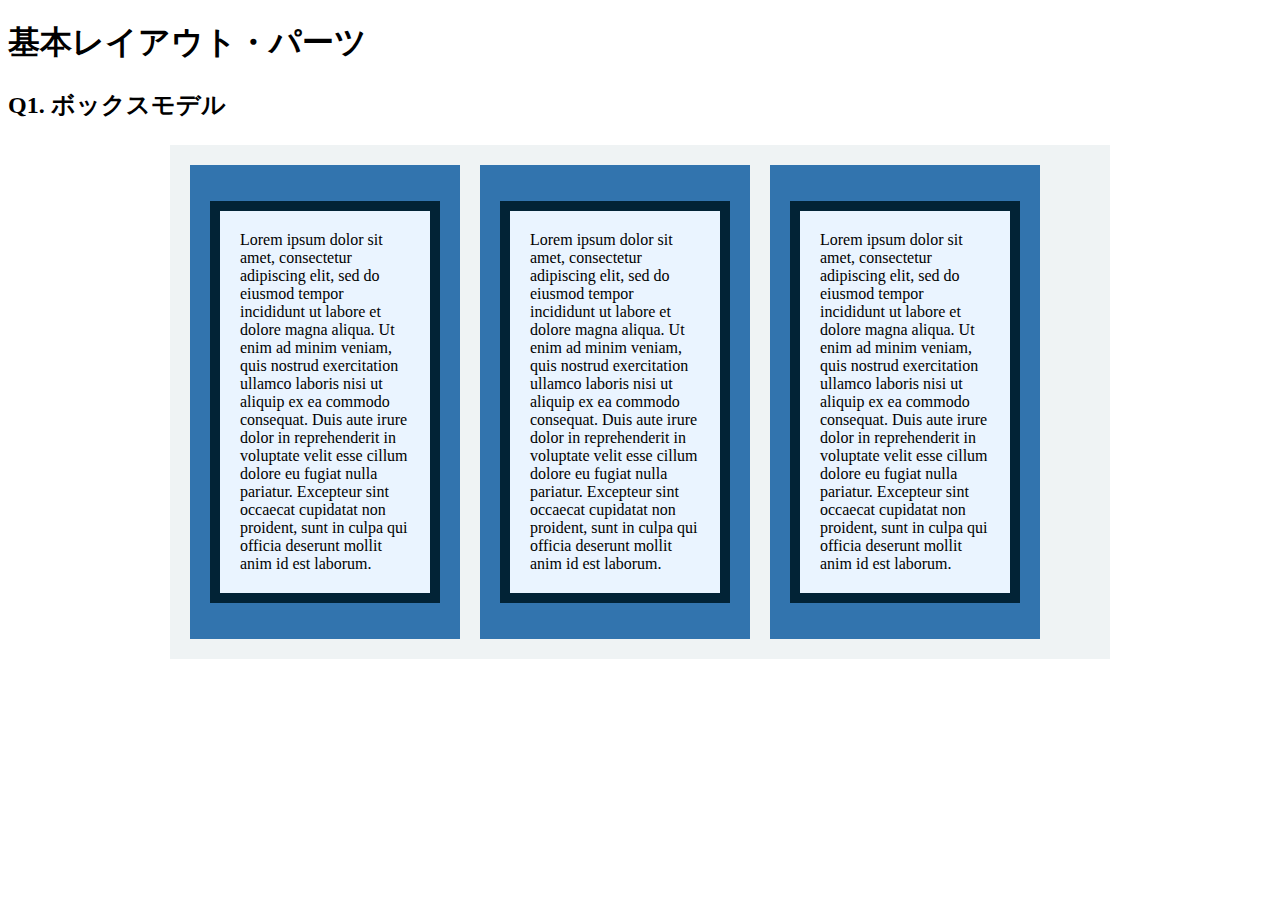
<file: layout_parts/q1/index.html>
<!DOCTYPE html>
<html>
  <head>
    <meta charset="utf-8">
    <meta http-equiv="X-UA-Compatible" content="IE=edge">
    <meta name="viewport" content="width=device-width, initial-scale=1.0, maximum-scale=1.0, user-scalable=no">
    <meta name="format-detection" content="telephone=no">
    <title>基本レイアウト・パーツ</title>
    <link rel="stylesheet" href="http://gizumo-inc.github.io/sample/front-lesson/layout_parts_new/assets/css/reset.css">
    <link rel="stylesheet" href="http://gizumo-inc.github.io/sample/front-lesson/layout_parts_new/assets/css/base.css">
    <link rel="stylesheet" href="css/style.css">
  </head>
  <body>
    <div class="wrapper">
      <h1 class="title">基本レイアウト・パーツ</h1>
      <h2 class="headline">
        <p class="headline__text">Q1. ボックスモデル</p>
      </h2>
      <div class="box">
        <!--
             giztechのレイアウトパーツのページに書かれているボックスモデルについての説明は読みましたか。
             読んでない場合は先に読んでください。

             この問題はmarginとpaddingとborderをうまく使ってボックスを配置する問題です。
             レイアウトとしては、1つの大きなボックスの中に3つのボックスが横並びになっていて、
             さらにその3つのボックスの中にそれぞれ1つずつボックスが入っている形になっています。
             3つのボックスはfloatで横並びにしているので、clearfixでの解除も忘れないようにしてください。

             ■この問題で使う大事なプロパティ
             ・margin
             ・padding
             ・border
             ・float
        -->
        <!-- 回答はクラスq1の要素の中に書いてね -->
        <!-- すでについてるクラスにはstyleを指定しない。styleをつける場合は自分で新たにクラスをつけること -->
        <div class="q1 clearfix">
          <div class="box-sample">
            <p class="text">
              Lorem ipsum dolor sit amet, consectetur adipiscing elit, sed do eiusmod tempor incididunt ut labore et dolore magna aliqua. Ut enim ad minim veniam, quis nostrud exercitation ullamco laboris nisi ut aliquip ex ea commodo consequat. Duis aute irure dolor in reprehenderit in voluptate velit esse cillum dolore eu fugiat nulla pariatur. Excepteur sint occaecat cupidatat non proident, sunt in culpa qui officia deserunt mollit anim id est laborum.
            </p>
          </div>
          <div class="box-sample">
            <p class="text">
              Lorem ipsum dolor sit amet, consectetur adipiscing elit, sed do eiusmod tempor incididunt ut labore et dolore magna aliqua. Ut enim ad minim veniam, quis nostrud exercitation ullamco laboris nisi ut aliquip ex ea commodo consequat. Duis aute irure dolor in reprehenderit in voluptate velit esse cillum dolore eu fugiat nulla pariatur. Excepteur sint occaecat cupidatat non proident, sunt in culpa qui officia deserunt mollit anim id est laborum.
            </p>
          </div>
          <div class="box-sample">
            <p class="text">
              Lorem ipsum dolor sit amet, consectetur adipiscing elit, sed do eiusmod tempor incididunt ut labore et dolore magna aliqua. Ut enim ad minim veniam, quis nostrud exercitation ullamco laboris nisi ut aliquip ex ea commodo consequat. Duis aute irure dolor in reprehenderit in voluptate velit esse cillum dolore eu fugiat nulla pariatur. Excepteur sint occaecat cupidatat non proident, sunt in culpa qui officia deserunt mollit anim id est laborum.
            </p>
          </div>
        </div>
        <!-- 回答はクラスq1の要素の中に書いてね -->
      </div>
    </div>
  </body>
</html>
</file>
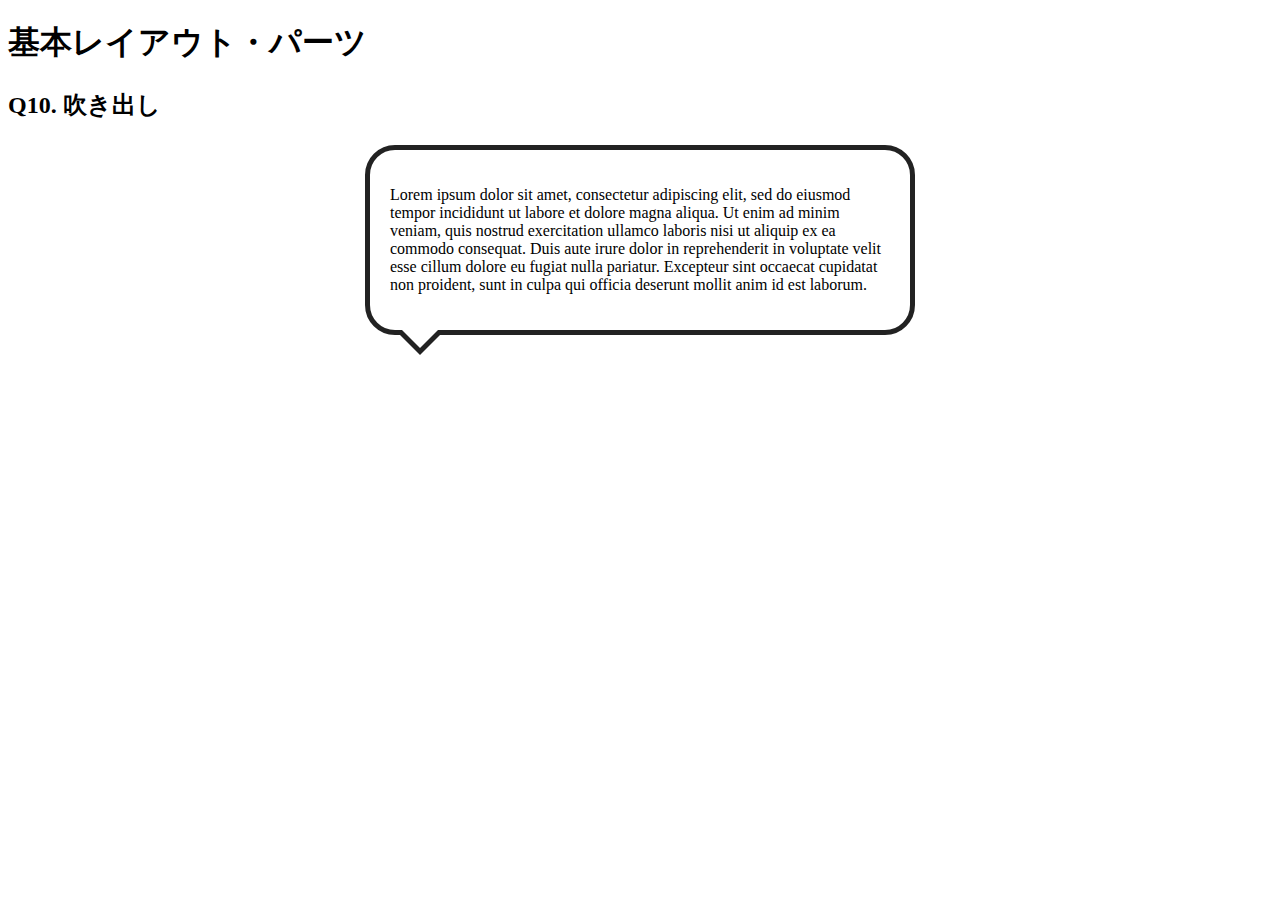
<file: layout_parts/q10/index.html>
<!DOCTYPE html>
<html>
  <head>
    <meta charset="utf-8">
    <meta http-equiv="X-UA-Compatible" content="IE=edge">
    <meta name="viewport" content="width=device-width, initial-scale=1.0, maximum-scale=1.0, user-scalable=no">
    <meta name="format-detection" content="telephone=no">
    <title>基本レイアウト・パーツ</title>
    <link rel="stylesheet" href="http://gizumo-inc.github.io/sample/front-lesson/layout_parts_new/assets/css/reset.css">
    <link rel="stylesheet" href="http://gizumo-inc.github.io/sample/front-lesson/layout_parts_new/assets/css/base.css">
    <link rel="stylesheet" href="css/style.css">
  </head>
  <body>
    <div class="wrapper">
      <h1 class="title">基本レイアウト・パーツ</h1>
      <h2 class="headline">
        <p class="headline__text">Q10. 吹き出し</p>
      </h2>
      <div class="box">
        <!--
             吹き出しというのもwebサイトにおいてよく使われるパーツです。
             これもCSSだけで実装することができますが、吹き出しの枠線の三角の部分がむずかしいかと思います。
             やり方は何通りかありますので、調べてみて自分なりの方法で再現してみてください。

             ■この問題で使う大事なプロパティ
             ・position

             ■この問題で使う大事な擬似要素
             ・:before
             ・:after
        -->
        <!-- 回答はクラスq10の要素の中に書いてね -->
        <!-- すでについてるクラスにはstyleを指定しない。styleをつける場合は自分で新たにクラスをつけること -->
        <div class="q10">
          <div class="q10-fukidashi">
            <p>Lorem ipsum dolor sit amet, consectetur adipiscing elit, sed do eiusmod tempor incididunt ut labore et dolore magna aliqua. Ut enim ad minim veniam, quis nostrud exercitation ullamco laboris nisi ut aliquip ex ea commodo consequat. Duis aute irure dolor in reprehenderit in voluptate velit esse cillum dolore eu fugiat nulla pariatur. Excepteur sint occaecat cupidatat non proident, sunt in culpa qui officia deserunt mollit anim id est laborum.</p>
          </div>
      </div>
        <!-- 回答はクラスq10の要素の中に書いてね -->
      </div>
    </div>
  </body>
</html>
</file>
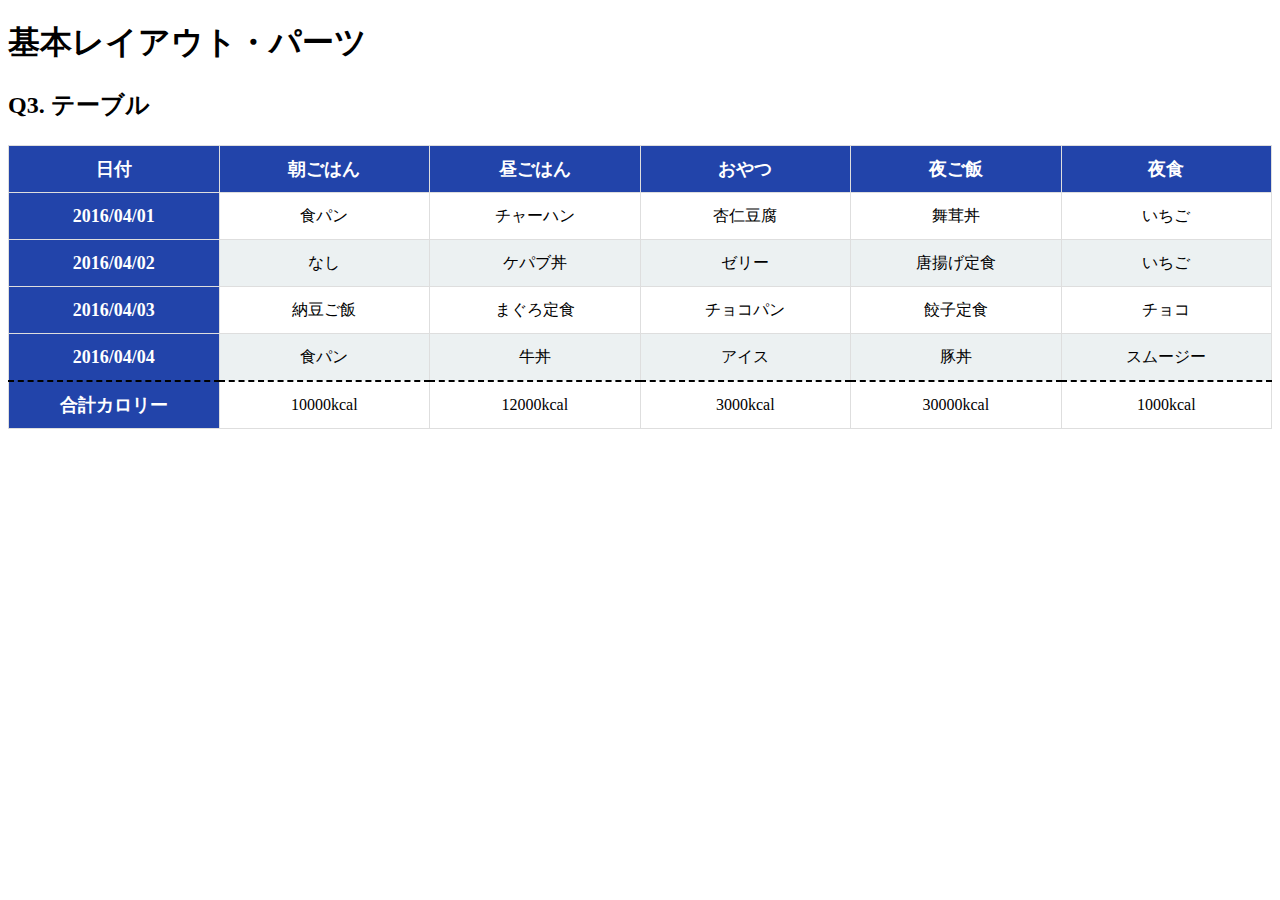
<file: layout_parts/q3/index.html>
<!DOCTYPE html>
<html>
  <head>
    <meta charset="utf-8">
    <meta http-equiv="X-UA-Compatible" content="IE=edge">
    <meta name="viewport" content="width=device-width, initial-scale=1.0, maximum-scale=1.0, user-scalable=no">
    <meta name="format-detection" content="telephone=no">
    <title>基本レイアウト・パーツ</title>
    <link rel="stylesheet" href="http://gizumo-inc.github.io/sample/front-lesson/layout_parts_new/assets/css/reset.css">
    <link rel="stylesheet" href="http://gizumo-inc.github.io/sample/front-lesson/layout_parts_new/assets/css/base.css">
    <link rel="stylesheet" href="css/style.css">
  </head>
  <body>
    <div class="wrapper">
      <h1 class="title">基本レイアウト・パーツ</h1>
      <h2 class="headline">
        <p class="headline__text">Q3. テーブル</p>
      </h2>
      <div class="box">
        <!--
             tableタグを使って表をつくってもらいます。
             tableタグ内では使っていいタグと使っていい順序というものが決まっています。
             それを検索しながら当てはめてください。

             背景色が青いセルのfont-sizeは18pxでline-heightが26pxです。
             それ以外のセルはfont-sizeが16pxでline-heightが22pxです。

             ■この問題で使う大事なプロパティ
             ・table-layout

             ■この問題で使う大事な擬似要素
             ・:nth-child
             ・:first-child
             ・:last-child

             ■必須ではないけど使えると便利な擬似要素
             ・:not
        -->
        <!-- 回答はクラスq3の要素の中に書いてね -->
        <!-- すでについてるクラスにはstyleを指定しない。styleをつける場合は自分で新たにクラスをつけること -->
        <div class="q3">
         <table class="q3_contents">
          <thead>
            <tr>
              <th>日付</th>
              <th>朝ごはん</th>
              <th>昼ごはん</th>
              <th>おやつ</th>
              <th>夜ご飯</th>
              <th>夜食</th>
            </tr>
          </thead>
        <tbody>
          <tr>
            <th>2016/04/01</th>
            <td>食パン</td>
            <td>チャーハン</td>
            <td>杏仁豆腐</td>
            <td>舞茸丼</td>
            <td>いちご</td>
          </tr>
          <tr>
            <th>2016/04/02</th>
            <td>なし</td>
            <td>ケパブ丼</td>
            <td>ゼリー</td>
            <td>唐揚げ定食</td>
            <td>いちご</td>
          </tr>
          <tr>
            <th>2016/04/03</th>
            <td>納豆ご飯</td>
            <td>まぐろ定食</td>
            <td>チョコパン</td>
            <td>餃子定食</td>
            <td>チョコ</td>
          </tr>
          <tr>
            <th>2016/04/04</th>
            <td>食パン</td>
            <td>牛丼</td>
            <td>アイス</td>
            <td>豚丼</td>
            <td>スムージー</td>
          </tr>
          <tr>
            <th>合計カロリー</th>
            <td>10000kcal</td>
            <td>12000kcal</td>
            <td>3000kcal</td>
            <td>30000kcal</td>
            <td>1000kcal</td>
          </tr>
        </tbody>
      </table>
        </div>
        <!-- 回答はクラスq3の要素の中に書いてね -->
      </div>
    </div>
  </body>
</html>
</file>
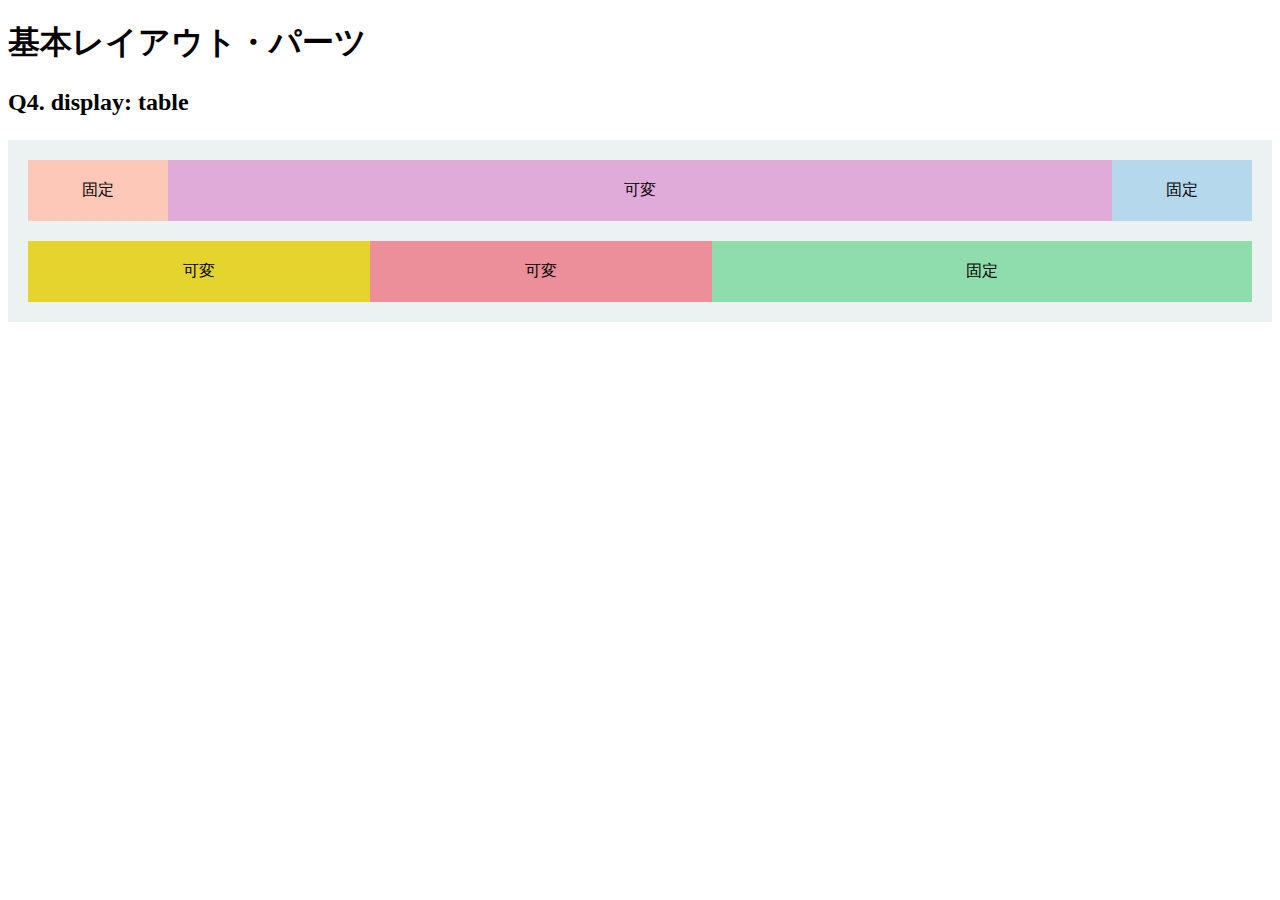
<file: layout_parts/q4/index.html>
<!DOCTYPE html>
<html>
  <head>
    <meta charset="utf-8">
    <meta http-equiv="X-UA-Compatible" content="IE=edge">
    <meta name="viewport" content="width=device-width, initial-scale=1.0, maximum-scale=1.0, user-scalable=no">
    <meta name="format-detection" content="telephone=no">
    <title>基本レイアウト・パーツ</title>
    <link rel="stylesheet" href="http://gizumo-inc.github.io/sample/front-lesson/layout_parts_new/assets/css/reset.css">
    <link rel="stylesheet" href="http://gizumo-inc.github.io/sample/front-lesson/layout_parts_new/assets/css/base.css">
    <link rel="stylesheet" href="css/style.css">
  </head>
  <body>
    <div class="wrapper">
      <h1 class="title">基本レイアウト・パーツ</h1>
      <h2 class="headline">
        <p class="headline__text">Q4. display: table</p>
      </h2>
      <div class="box">
        <!--
             Webサイトを作る際、「メインコンテンツはウィンドウの横幅に応じて伸縮するけれどサイドバーは常に固定値」といったようなレイアウトをすることが多々あります。
             そのようなときに、ウィンドウサイズに対して固定のものと可変のものを横に並べるやり方がわからないとレイアウトができません。
             display: tableを使うことで実現することができるのでやってみましょう。
             固定と書いてあるdivはウィンドウサイズが変わっても横幅が変化せず、可変と書いてあるdivはウィンドウサイズの変化に合わせて横幅が変化するようにスタイルをあてます。

             今回もHTMLは記述してあるので、新たにclassを付与してスタイルをあててください。
             .q4のdivにスタイルを当てる場合は、.q4に当てるのではなく新たにclassを付与してスタイルをあててください。

             ■この問題で使う大事なプロパティ
             ・display: table
             ・display: table-cell
        -->
        <!-- 回答はクラスq4の要素の中に書いてね -->
        <!-- すでについてるクラスにはstyleを指定しない。styleをつける場合は自分で新たにクラスをつけること -->
        <!-- 新たにタグは追加しなくてもできます。 -->
        <div class="q4">
          <div class="q4-items">
            <div class="q4-items-cell is-item1">固定</div>
            <div class="q4-items-cell is-item2">可変</div>
            <div class="q4-items-cell is-item3">固定</div>
          </div>
          <div class="q4-items">
            <div class="q4-items-cell is-item4">可変</div>
            <div class="q4-items-cell is-item5">可変</div>
            <div class="q4-items-cell is-item6">固定</div>
          </div>
        </div>
        <!-- 回答はクラスq4の要素の中に書いてね -->
      </div>
    </div>
  </body>
</html>
</file>
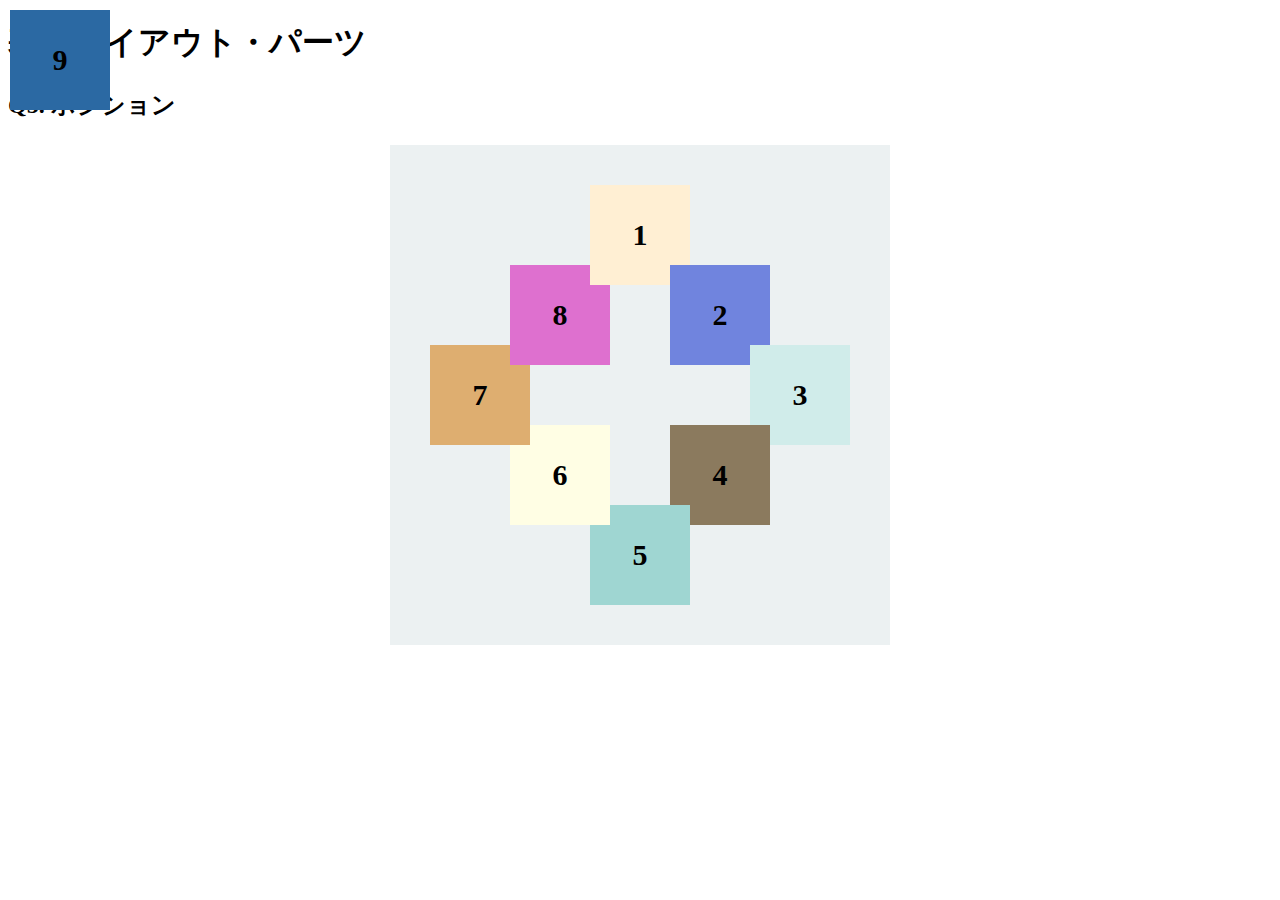
<file: layout_parts/q5/index.html>
<!DOCTYPE html>
<html>
  <head>
    <meta charset="utf-8">
    <meta http-equiv="X-UA-Compatible" content="IE=edge">
    <meta name="viewport" content="width=device-width, initial-scale=1.0, maximum-scale=1.0, user-scalable=no">
    <meta name="format-detection" content="telephone=no">
    <title>基本レイアウト・パーツ</title>
    <link rel="stylesheet" href="http://gizumo-inc.github.io/sample/front-lesson/layout_parts_new/assets/css/reset.css">
    <link rel="stylesheet" href="http://gizumo-inc.github.io/sample/front-lesson/layout_parts_new/assets/css/base.css">
    <link rel="stylesheet" href="css/style.css">
  </head>
  <body>
    <div class="wrapper">
      <h1 class="title">基本レイアウト・パーツ</h1>
      <h2 class="headline">
        <p class="headline__text">Q5. ポジション</p>
      </h2>
      <div class="box">
        <!--
             9個のボックスをきれいに配置しましょう。ボックスの重なり方(どれが上にあるのか)も意識してください。
             9番のボックスは常に(画面サイズに関わらず、スクロールに付随して)画面の左上に存在するように配置してください。

             ちなみにこの問題では、すでにHTMLは用意されています。
             ただ順序がばらばらになっているので、HTMLは変えずにCSSだけで正しい順序で配置してみてください。(classの付与は可)

             普通にやると1番のボックスが8番のボックスの下になってしまいます。
             下記にある「この問題で使う大事な擬似要素」のbefore or afterを使って、
             1番のボックスと同じ色、重なり部分と同じ大きさの要素を作ってpositionで配置しましょう。

             ■この問題で使う大事なプロパティ
             ・position
             ・z-index
             ■この問題で使う大事な擬似要素
             ・:before or :after
        -->
        <!-- 回答はクラスq5の要素の中に書いてね -->
        <!-- すでについてるクラスにはstyleを指定しない。styleをつける場合は自分で新たにクラスをつけること -->
        <!-- 新たにタグは追加しなくてもできます。 -->
        <div class="q5 clearfix">
          <div class="q5-box is-box8">8</div>
          <div class="q5-box is-box5">5</div>
          <div class="q5-box is-box1">1</div>
          <div class="q5-box is-box7">7</div>
          <div class="q5-box is-box4">4</div>
          <div class="q5-box is-box6">6</div>
          <div class="q5-box is-box2">2</div>
          <div class="q5-box is-box3">3</div>
          <div class="q5-box is-box9">9</div>
        </div>
        <!-- 回答はクラスq5の要素の中に書いてね -->
      </div>
    </div>
  </body>
</html>
</file>
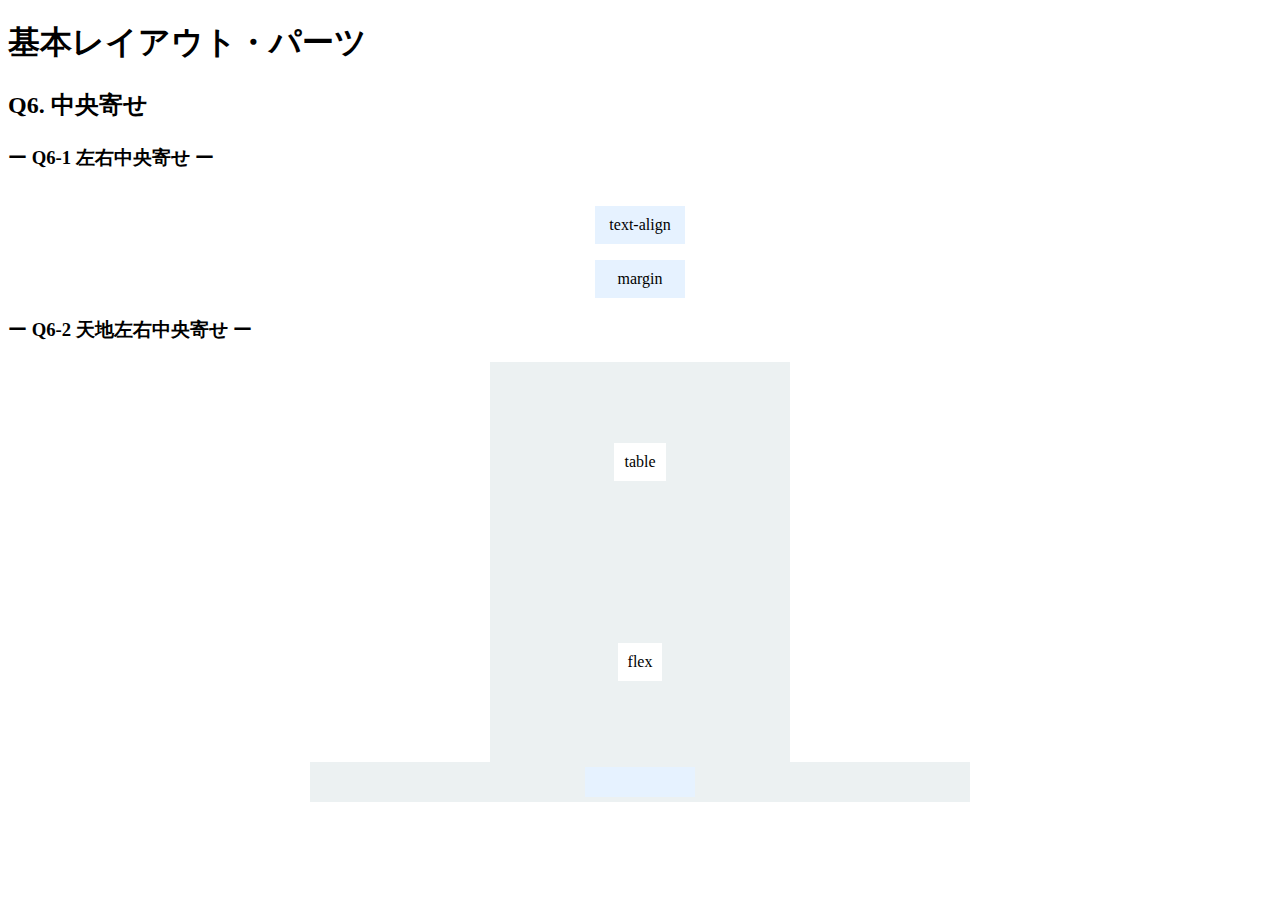
<file: layout_parts/q6/index.html>
<!DOCTYPE html>
<html>
  <head>
    <meta charset="utf-8">
    <meta http-equiv="X-UA-Compatible" content="IE=edge">
    <meta name="viewport" content="width=device-width, initial-scale=1.0, maximum-scale=1.0, user-scalable=no">
    <meta name="format-detection" content="telephone=no">
    <title>基本レイアウト・パーツ</title>
    <link rel="stylesheet" href="http://gizumo-inc.github.io/sample/front-lesson/layout_parts_new/assets/css/reset.css">
    <link rel="stylesheet" href="http://gizumo-inc.github.io/sample/front-lesson/layout_parts_new/assets/css/base.css">
    <link rel="stylesheet" href="css/style.css">
  </head>
  <body>
    <div class="wrapper">
      <h1 class="title">基本レイアウト・パーツ</h1>
      <h2 class="headline">
        <p class="headline__text">Q6. 中央寄せ</p>
      </h2>
      <div class="box">
        <!--
             左右の中央寄せや、天地(上下)の中央寄せというのはサイトを作っているとよく遭遇するレイアウトです。
             色々なやり方があるのですが、状況に応じて最適なものは違うので適切な配置の仕方ができるようになりましょう。
             この問題ではHTMLはすでに用意しているので、classを自分で付与してスタイルをあててください。
        -->
        <div class="box__inner">
          <h3 class="box__headline">
            <p class="box__headline__text">ー Q6-1 左右中央寄せ ー</p>
          </h3>
          <!--
               ブロック要素内のテキスト(or インライン要素)の左右中央寄せに関してはtext-align:centerを設定することで簡単にできます。
               ただ、ブロック要素そのものの左右中央寄せは少し工夫をしないとできません。
               大きく分けて2通りのやり方があるのですが、それが以下の問題の2つです。
               中央寄せするブロックの横幅が固定の場合は上の方法が、可変の場合は下の方法が向いています。
          -->
          <div class="q6 q6--horizontal">
            <!--
                 ■この問題で使う大事なプロパティ
                 ・display
                 ・text-align
            -->
            <!-- Q6-1の回答はここに書いてね -->
            <!-- 新たにタグは追加しなくてもできます。 -->
            <div class="q6__box is-textalign">
              <div class=q6-box-inner>
                <p class="q6__box_text inline-block">text-align</p>
              </div>
            </div>
            <!-- Q6-1の回答はここに書いてね -->

            <!--
                 ■この問題で使う大事なプロパティ
                 ・margin
            -->
            <!-- Q6-1の回答はここに書いてね -->
            <!-- 新たにタグは追加しなくてもできます。 -->
            <div class="q6__box is-margin">
              <p class="q6__box_text">margin</p>
            </div>
            <!-- Q6-1の回答はここに書いてね -->
          </div>
        </div>

        <div class="box__inner">
          <h3 class="box__headline">
            <p class="box__headline__text">ー Q6-2 天地左右中央寄せ ー</p>
          </h3>
          <!--
               ブロック要素の天地中央寄せは左右よりも難易度が高くなります。
               そして天地の中央寄せができる状態だと左右もできる状態に自然になっているため、今回は天地左右の中央寄せになります。
               やり方は大きくわけて3つあります。
               1番目の方法は少し前までよく使われていたやり方で全てのブラウザで表示ができますが、HTMLの記述が冗長になってしまいます。
               2番目の方法は最新の記述で、とても簡単に書くことができますが、少し古いブラウザだと対応していません。
               3番目の方法もよく使われますが、これも少し古いブラウザだと対応していません。

               この問題もHTMLが用意されているのでclassを付与してスタイルをあててください。すでにふられているclassにスタイルをあてることはせず、新規でclassを作ってください。
          -->
          <!--
               ■この問題で使う大事なプロパティ
               ・display: table
               ・display: table-cell
               ・display: inline-block
               ・vertical-align
          -->
          <!-- Q6-2の回答はここに書いてね -->
          <!-- すでについてるクラスにはstyleを指定しない。styleをつける場合は自分で新たにクラスをつけること -->
          <!-- 新たにタグは追加しなくてもできます。 -->
          <div class="q6 q6--around is-table">
              <div class="q6__box">
              <p class="q6-box-text">table</p>
            </div>
          </div>
          <!-- Q6-2の回答はここに書いてね -->
          <!--
               ■この問題で使う大事なプロパティ
               ・display: flex
               ・align-items
               ・justify-content
          -->
          <!-- Q6-2の回答はここに書いてね -->
          <!-- すでについてるクラスにはstyleを指定しない。styleをつける場合は自分で新たにクラスをつけること -->
          <!-- 新たにタグは追加しなくてもできます。 -->
          <div class="q6 q6--around is-flex">
            <p class="q6-box-text">flex</p>
          </div>
          <!-- Q6-2の回答はここに書いてね -->
          <div class="q6 q6--position">
            <!--
                 中央寄せする要素のサイズが固定のとき

                 ■この問題で使う大事なプロパティ
                 ・position
                 ・margin
            -->
            <!-- Q6-2の回答はここに書いてね -->
            <!-- すでについてるクラスにはstyleを指定しない。styleをつける場合は自分で新たにクラスをつけること -->
            <!-- 新たにタグは追加しなくてもできます。 -->
            <div class="q6__box is-stable">
              <p class="q6__box__inner">position固定</p>
            </div>
            <!-- Q6-2の回答はここに書いてね -->
            <!--
                 中央寄せする要素のサイズが可変のとき

                 ■この問題で使う大事なプロパティ
                 ・position
                 ・transform
            -->
            <!-- Q6-2の回答はここに書いてね -->
            <!-- すでについてるクラスにはstyleを指定しない。styleをつける場合は自分で新たにクラスをつけること -->
            <!-- 新たにタグは追加しなくてもできます。 -->
            <div class="q6__box is-flexible">
              <p class="q6__box__inner">position可変</p>
            </div>
            <!-- Q6-2の回答はここに書いてね -->
          </div>
        </div>
      </div>
    </div>
  </body>
</html>
</file>
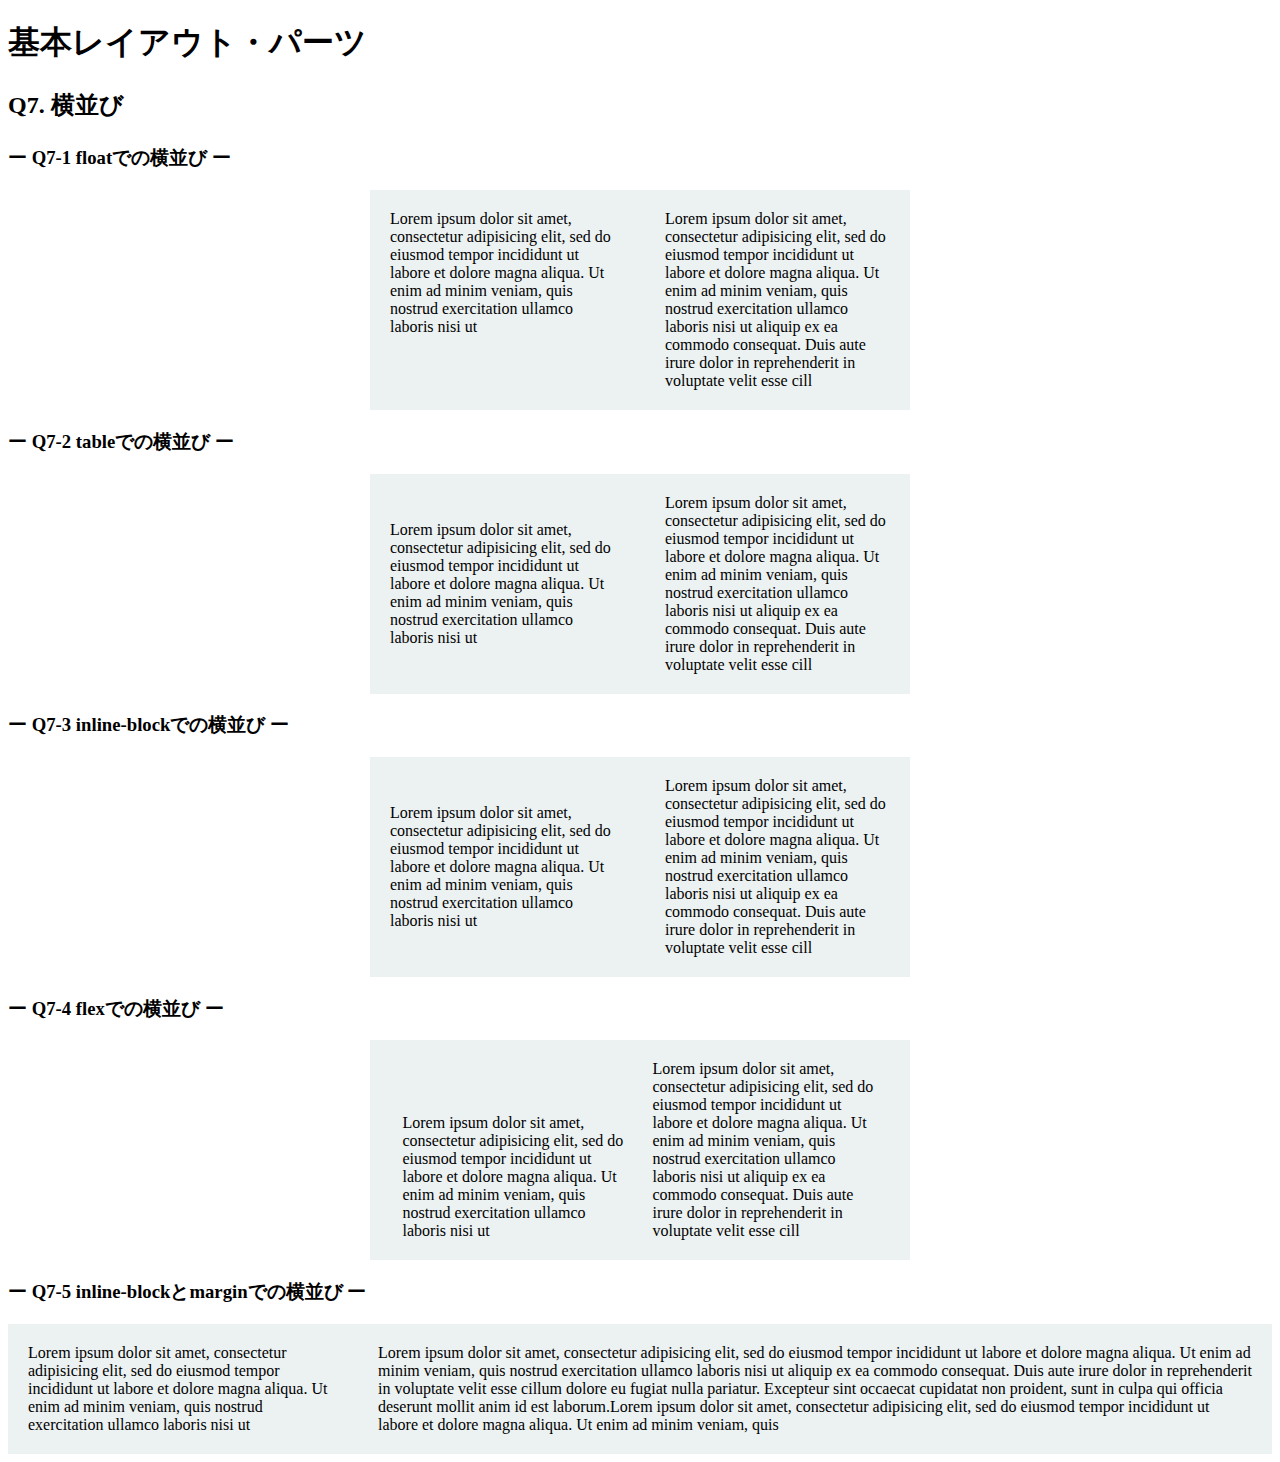
<file: layout_parts/q7/index.html>
<!DOCTYPE html>
<html>
  <head>
    <meta charset="utf-8">
    <meta http-equiv="X-UA-Compatible" content="IE=edge">
    <meta name="viewport" content="width=device-width, initial-scale=1.0, maximum-scale=1.0, user-scalable=no">
    <meta name="format-detection" content="telephone=no">
    <title>基本レイアウト・パーツ</title>
    <link rel="stylesheet" href="http://gizumo-inc.github.io/sample/front-lesson/layout_parts_new/assets/css/reset.css">
    <link rel="stylesheet" href="http://gizumo-inc.github.io/sample/front-lesson/layout_parts_new/assets/css/base.css">
    <link rel="stylesheet" href="css/style.css">
  </head>
  <body>
    <div class="wrapper">
      <h1 class="title">基本レイアウト・パーツ</h1>
      <h2 class="headline">
        <p class="headline__text">Q7. 横並び</p>
      </h2>
      <div class="box">
        <!--
             要素を横並びにするというのは、高頻出のレイアウトです。
             色々なやり方があるのですが、状況に応じて最適なものは違うので適切な配置の仕方ができるようになりましょう。
             この問題ではHTMLはすでに用意しているので、classを自分で付与してスタイルをあててください。
        -->
        <div class="box__inner">
          <h3 class="box__headline">
            <p class="box__headline__text">ー Q7-1 floatでの横並び ー</p>
          </h3>
          <!--
               ■この問題で使う大事なプロパティ
               ・float
          -->
          <!-- Q7の回答はここに書いてね -->
          <!-- すでについてるクラスにはstyleを指定しない。styleをつける場合は自分で新たにクラスをつけること -->
          <!-- 新たにタグは追加しなくてもできます。 -->
          <div class="q7 q7--float">
            <div class="q7__inner clearfix">
              <div class="q7__box">
                Lorem ipsum dolor sit amet, consectetur adipisicing elit, sed do eiusmod tempor incididunt ut labore et dolore magna aliqua. Ut enim ad minim veniam, quis nostrud exercitation ullamco laboris nisi ut
              </div>
              <div class="q7__box">
                Lorem ipsum dolor sit amet, consectetur adipisicing elit, sed do eiusmod tempor incididunt ut labore et dolore magna aliqua. Ut enim ad minim veniam, quis nostrud exercitation ullamco laboris nisi ut aliquip ex ea commodo consequat. Duis aute irure dolor in reprehenderit in voluptate velit esse cill
              </div>
            </div>
          </div>
          <!-- Q7の回答はここに書いてね -->
        </div>

        <div class="box__inner">
          <h3 class="box__headline clearfix">
            <p class="box__headline__text">ー Q7-2 tableでの横並び ー</p>
          </h3>
          <!--
               少しクセのある横並び方法です。

               ■この問題で使う大事なプロパティ
               ・display: table
               ・display: table-cell
          -->
          <!-- Q7の回答はここに書いてね -->
          <!-- すでについてるクラスにはstyleを指定しない。styleをつける場合は自分で新たにクラスをつけること -->
          <!-- 新たにタグは追加しなくてもできます。 -->
          <div class="q7 q7--table">
            <div class="q7__inner clearfix">
              <div class="q7__box q7-box-table-cell">
                <div class="q7__box__text">
                  Lorem ipsum dolor sit amet, consectetur adipisicing elit, sed do eiusmod tempor incididunt ut labore et dolore magna aliqua. Ut enim ad minim veniam, quis nostrud exercitation ullamco laboris nisi ut
                </div>
              </div>
              <div class="q7__box q7-box-table-cell">
                <div class="q7__box__text">
                  Lorem ipsum dolor sit amet, consectetur adipisicing elit, sed do eiusmod tempor incididunt ut labore et dolore magna aliqua. Ut enim ad minim veniam, quis nostrud exercitation ullamco laboris nisi ut aliquip ex ea commodo consequat. Duis aute irure dolor in reprehenderit in voluptate velit esse cill
                </div>
              </div>
            </div>
          </div>
          <!-- Q7の回答はここに書いてね -->
        </div>

        <div class="box__inner">
          <h3 class="box__headline">
            <p class="box__headline__text">ー Q7-3 inline-blockでの横並び ー</p>
          </h3>
          <!--
               ■この問題で使う大事なプロパティ
               ・display: inline-block
          -->
          <!-- Q7の回答はここに書いてね -->
          <!-- すでについてるクラスにはstyleを指定しない。styleをつける場合は自分で新たにクラスをつけること -->
          <!-- 新たにタグは追加しなくてもできます。 -->
          <div class="q7 q7--inlineblock">
            <div class="q7__inner">
              <div class="q7__box q7--inlineblock">
                Lorem ipsum dolor sit amet, consectetur adipisicing elit, sed do eiusmod tempor incididunt ut labore et dolore magna aliqua. Ut enim ad minim veniam, quis nostrud exercitation ullamco laboris nisi ut
              </div>
              <div class="q7__box q7--inlineblock">
                Lorem ipsum dolor sit amet, consectetur adipisicing elit, sed do eiusmod tempor incididunt ut labore et dolore magna aliqua. Ut enim ad minim veniam, quis nostrud exercitation ullamco laboris nisi ut aliquip ex ea commodo consequat. Duis aute irure dolor in reprehenderit in voluptate velit esse cill
              </div>
            </div>
          </div>
          <!-- Q7の回答はここに書いてね -->
        </div>

        <div class="box__inner">
          <h3 class="box__headline">
            <p class="box__headline__text">ー Q7-4 flexでの横並び ー</p>
          </h3>
          <!--
               簡単に横並びが可能、かつ様々なアレンジが可能ですが、
               少し古いブラウザには対応してないので、他のものもしっかりと覚えるようにしましょう。

               ■この問題で使う大事なプロパティ
               ・flex
          -->
          <!-- Q7の回答はここに書いてね -->
          <!-- すでについてるクラスにはstyleを指定しない。styleをつける場合は自分で新たにクラスをつけること -->
          <!-- 新たにタグは追加しなくてもできます。 -->
          <div class="q7 q7--flex">
            <div class="q7__inner text7">
              <div class="q7__box q7flex">
                Lorem ipsum dolor sit amet, consectetur adipisicing elit, sed do eiusmod tempor incididunt ut labore et dolore magna aliqua. Ut enim ad minim veniam, quis nostrud exercitation ullamco laboris nisi ut
              </div>
              <div class="q7__box q7flex">
                Lorem ipsum dolor sit amet, consectetur adipisicing elit, sed do eiusmod tempor incididunt ut labore et dolore magna aliqua. Ut enim ad minim veniam, quis nostrud exercitation ullamco laboris nisi ut aliquip ex ea commodo consequat. Duis aute irure dolor in reprehenderit in voluptate velit esse cill
              </div>
            </div>
          </div>
          <!-- Q7の回答はここに書いてね -->
        </div>

        <div class="box__inner">
          <h3 class="box__headline">
            <p class="box__headline__text">ー Q7-5 inline-blockとmarginでの横並び ー</p>
          </h3>
          <!--
               上記でやったdisplay: inline-block;での横並び方法の派生です。
               この方法を使うと固定幅 + 可変幅のレイアウトで横並びが可能です。
               ネガティブマージン（例：margin-left: -200px;）を使用します。

               ただ方法はいくつかあるので、固定幅 + 可変幅になっていれば問題ないです。

               ■この問題で使う大事なプロパティ
               ・display: inline-block
               ・margin, padding
          -->
          <!-- Q7の回答はここに書いてね -->
          <!-- すでについてるクラスにはstyleを指定しない。styleをつける場合は自分で新たにクラスをつけること -->
          <!-- 新たにタグは追加しなくてもできます。 -->
          <div class="q7 q7--margin">
            <div class="q7__inner is-full">
              <div class="q7__box is-q77">
                <div class="q7__box__text">
                  Lorem ipsum dolor sit amet, consectetur adipisicing elit, sed do eiusmod tempor incididunt ut labore et dolore magna aliqua. Ut enim ad minim veniam, quis nostrud exercitation ullamco laboris nisi ut
                </div>
              </div>
              <div class="q7__box is-q78">
                <div class="q7__box__text">
                  Lorem ipsum dolor sit amet, consectetur adipisicing elit, sed do eiusmod tempor incididunt ut labore et dolore magna aliqua. Ut enim ad minim veniam, quis nostrud exercitation ullamco laboris nisi ut aliquip ex ea commodo consequat. Duis aute irure dolor in reprehenderit in voluptate velit esse cillum dolore eu fugiat nulla pariatur. Excepteur sint occaecat cupidatat non proident, sunt in culpa qui officia deserunt mollit anim id est laborum.Lorem ipsum dolor sit amet, consectetur adipisicing elit, sed do eiusmod tempor incididunt ut labore et dolore magna aliqua. Ut enim ad minim veniam, quis
                </div>
              </div>
            </div>
          </div>
          <!-- Q7の回答はここに書いてね -->
        </div>
      </div>
    </div>
  </body>
</html>
</file>
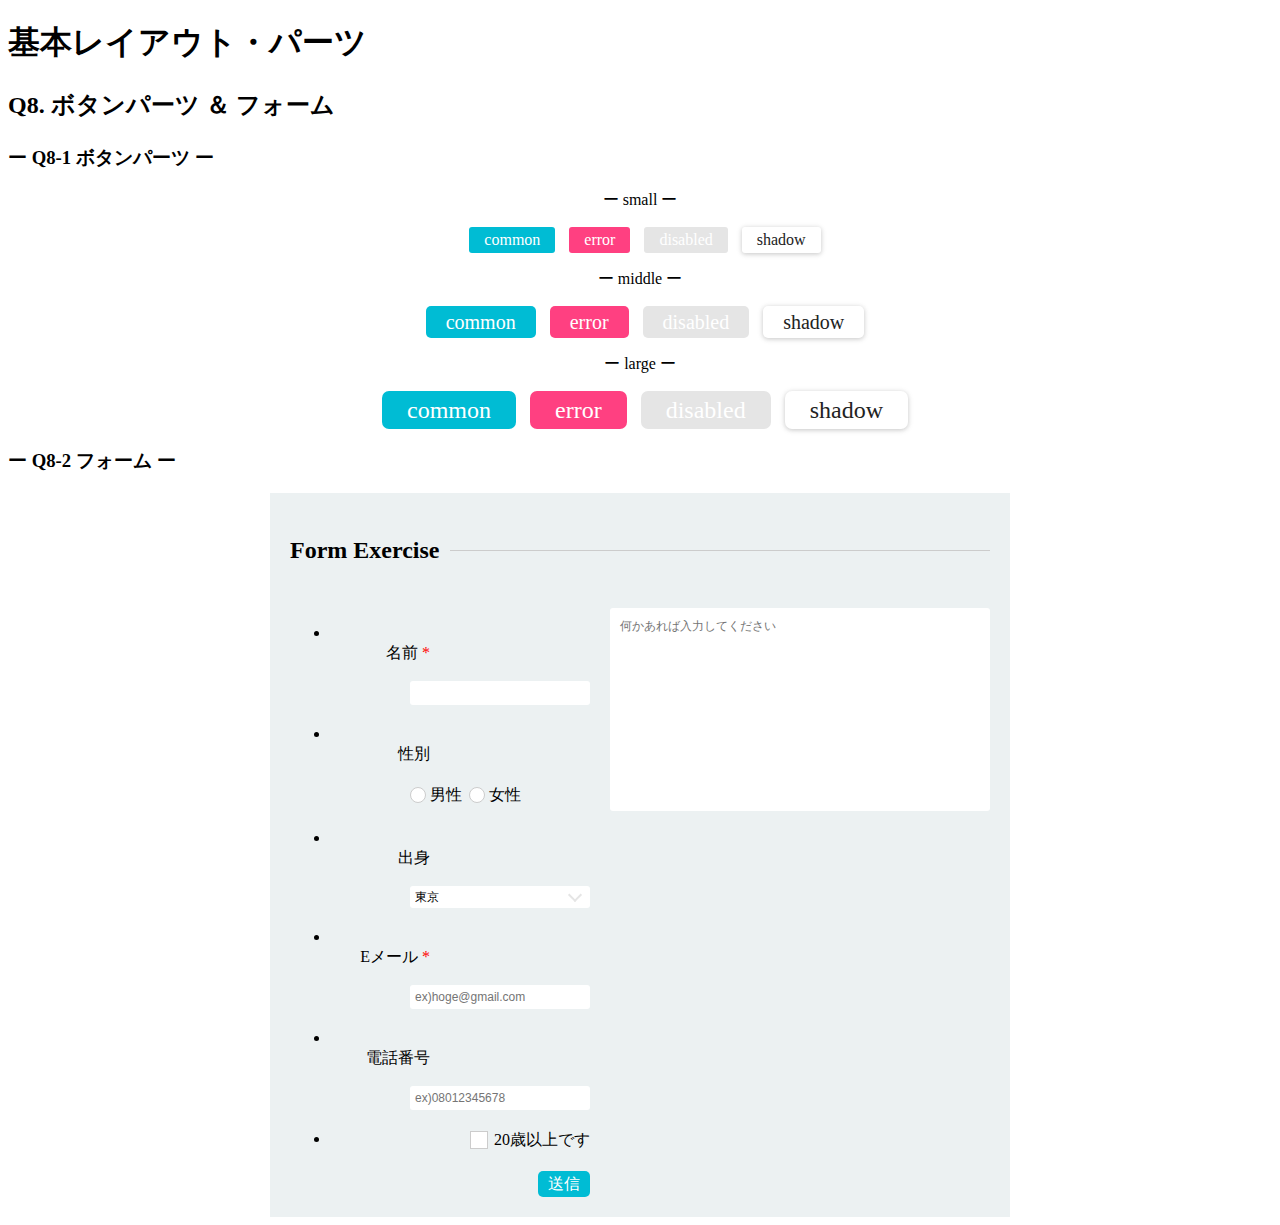
<file: layout_parts/q8/index.html>
<!DOCTYPE html>
<html>
  <head>
    <meta charset="utf-8">
    <meta http-equiv="X-UA-Compatible" content="IE=edge">
    <meta name="viewport" content="width=device-width, initial-scale=1.0, maximum-scale=1.0, user-scalable=no">
    <meta name="format-detection" content="telephone=no">
    <title>基本レイアウト・パーツ</title>
    <link rel="stylesheet" href="http://gizumo-inc.github.io/sample/front-lesson/layout_parts_new/assets/css/reset.css">
    <link rel="stylesheet" href="http://gizumo-inc.github.io/sample/front-lesson/layout_parts_new/assets/css/base.css">
    <link rel="stylesheet" href="css/style.css">
  </head>
  <body>
    <div class="wrapper">
      <h1 class="title">基本レイアウト・パーツ</h1>
      <h2 class="headline">
        <p class="headline__text">Q8. ボタンパーツ ＆ フォーム</p>
      </h2>
      <div class="box">
        <div class="box__inner">
          <h3 class="box__headline">
            <p class="box__headline__text">ー Q8-1 ボタンパーツ ー</p>
          </h3>
          <!--
               この問題は特に難しいプロパティは使いませんので、普通にやれば簡単にボタンを作ることができます。
               ただ、意識していただきたいのは、classを適切にふることで共通化できるスタイルは共通化してしまうということです。
               この問題もHTMLはすでに記述してありますので、ボタンのdivにclassを付与してスタイルを当ててください。
               .q8--btnにfont-sizeを0として指定してあるので必ずボタン部分でfont-sizeを指定してください。
          -->
          <!-- 回答はここに書いてね -->
          <!-- すでについてるクラスにはstyleを指定しない。styleをつける場合は自分で新たにクラスをつけること -->
          <!-- 新たにタグは追加しなくてもできます。 -->
          <div class="q8 q8--btn">
            <p class="q8__title">ー small ー</p>
            <div class="q8--btn small common">common</div>
            <div class="q8--btn small error">error</div>
            <div class="q8--btn small disabled">disabled</div>
            <div class="q8--btn small shadow box-shadow">shadow</div>
          </div>

          <div class="q8 q8--btn">
            <p class="q8__title">ー middle ー</p>
            <div class="q8--btn middle common">common</div>
            <div class="q8--btn middle error">error</div>
            <div class="q8--btn middle disabled">disabled</div>
            <div class="q8--btn middle shadow box-shadow">shadow</div>
          </div>

          <div class="q8 q8--btn">
            <p class="q8__title">ー large ー</p>
            <div class="q8--btn large common">common</div>
            <div class="q8--btn large error">error</div>
            <div class="q8--btn large disabled">disabled</div>
            <div class="q8--btn large shadow box-shadow">shadow</div>
          </div>
          <!-- 回答はここに書いてね -->
        </div>

        <div class="box__inner">
          <h3 class="box__headline">
            <p class="box__headline__text">ー Q8-2 フォーム ー</p>
          </h3>
          <!--
               Webサイトを作る際、コンタクトフォームを実装する機会がとても多くあります。
               ここで使われるタグは一般的にはデザインするのが難しいと言われていますが、それをやらないといけない状況は結構多いです。（簡単リセットされない、:focusや:activeを使う）
               まずは元々タグにあてられているスタイルを解除して、フラットな状態にしてからスタイルを当てていくことが大事です。

               特にradioとcheckboxのチェックのスタイルが難しいと思います。
               やり方として、既存のチェックは使わずに擬似要素でチェックのフィールドを再現します。:checkedを使えばチェックされているかどうかでスタイルを変えることができるので、これをうまく使いましょう。cssでは+（隣接セレクタ）というものも使わなくてはなりませんので、調べてみましょう。
               また、一番下のボタンはbuttonタグを使って実装しましょう。（<input type="submit">を使って実装することも可能です）

               この課題では、実際にユーザーが入力した値を送れる状態まで作っていただきます。answerの方で確認していただきたいのですが、全ての入力フォームを適当に記述してsubmitボタンを押してみてください。URL欄の最後に「?name=...」という感じの文字列が追加されているのがわかると思います。（その?以降のものをパラメーターと呼びます。複数ある場合は?◯◯=□□&△△=××のように&繋ぎになります。◯◯や△△の部分はinputタグやselectタグのname属性が入ります。）
               これが、入力した値を送信できている状態です。本来ではこの値をサーバーサイドで受け取ってフォームの処理をするのですが、今回はHTMLを使って送信するまでをやってもらいます。
               answerで入力した値を自分で作ったフォームに全く同じように入力した場合、URLが全く同じように変わる状態にしてください。（formのaction属性やmethod属性が関係してきます）
               また赤の*(アスタリスク)の部分は必須項目です。必須項目を空にしたまま送信しようとするとアラートが表示される処理も再現しましょう。

               また、この問題はレイアウトが複雑なため、サイズや色の確認のためにデベロッパーツールを見ても構いません。
               ただ全ての答えを見るといったことはしないようにしましょう。

               ■この問題で使う大事なhtml要素
               ・label
               ・form
               ・input(type="text")
               ・input(type="radio")
               ・input(type="checkbox")
               ・textarea
               ・select
               ・button (inputも可能)
               ■この問題で使う大事なプロパティ
               ・appearance(-webkit-appearance)
               ・outline
               ■この問題で使う大事な擬似要素
               ・:checked
               ・:focus
               ・:active
               ・:before
               ・:after
          -->
          <!-- 回答はここに書いてね -->
          <!-- すでについてるクラスにはstyleを指定しない。styleを付ける場合は自分で新たにクラスをつけること -->
          <div class="q8">
            <form class="q8--form">
          <div class="q8--form--title">
            <p class="q8--form--title--text">Form Exercise</p>
          </div>
          <div class="clearfix">
          <div class="q8--main">
            <ul class="q8--main--items">
              <li class="clearfix">
                <p class="q8--main--items--title">名前
                <span class="is-required">*</span>
              </p>
              <div class="q8--main--items--content">
                <input class="q8-input q8-input-init" type="text" name="name" required>
              </div>
           <li class="clearfix">
              <p class="q8--main--items--title">性別</p>
          <div class="q8--main--items--content">
            <label class="q8-radio">
              <input class="q8-radio-btn" type="radio" name="gender" value="male">
                <span class="q8-radio-text">
                男性
             </span>
            </label>
            <label class="q8-radio">
             <input class="q8-radio-btn" type="radio" name="gender" value="female">
                <span class="q8-radio-text">
              女性
             </span>
            </label>
          </div>
          </li>
        <li class="clearfix">
            <p class="q8--main--items--title">出身</p>
           <div class="q8--main--items--content q8--select">
             <select name="hometown" class="q8--select-body q8-input-init">
               <option value="tokyo">東京</option>
               <option value="saitama">埼玉</option>
               <option value="chiba">千葉</option>
               <option value="kanagawa">神奈川</option>
             </select>
            </div>
           </li>
        <li class="clearfix">
          <p class="q8--main--items--title">Eメール
                <span class="is-required">*</span></p>
          <div class="q8-main-items-content">
            <input class="q8-input q8-input-init" type="email" placeholder="ex)hoge@gmail.com" name="email" required>
          </div>
        </li>
      <li class="clearfix">
          <p class="q8--main--items--title">電話番号</p>
          <div class="q8-main-items-content">
            <input class="q8-input q8-input-init" type="text" name="tel" placeholder="ex)08012345678">
          </div>
      </li>
      <li class="clearfix">
       <div class="q8-main-items-content">       
        <div class="q8-checkbox">
          <input class="q8-checkbox-btn" id="q8-checkbox" type="checkbox" name="twenty" value="true">
                <label for="q8-checkbox" class="q8-checkbox-text">
                20歳以上です
              </label>
             </div>
           </div>
          </li>
        </ul>
      <div class="q8-main-bottom">
        <button class="q8-main-bottom-btn q8-input-init" type="submit">送信</button>
           </div>
          </div>
          <div class="q8--side">
            <textarea class="q8--side--text q8-input-init"name="massage" placeholder="何かあれば入力してください"></textarea>
           <!-- 回答はここに書いてね -->
        </div>
       </form>
      </div>
    </div>
  </body>
</html>
</file>
<file: layout_parts/q1/css/style.css>
@charset "UTF-8";

.clearfix:after {
  display: block;
  content: "";
  clear: both;
}


.q1{
  width: 900px;
  margin: 0 auto;
  padding: 20px;
  background-color: #eff3f4;
}

.box-sample:first-child {
  margin-left: 0;
}
.box-sample{
  float: left;
  margin-left: 20px;
  padding: 20px;
  width: 230px;
  background-color: #3274ae;
}



.text {
  padding: 20px;
  border: 10px solid #022336;
  background-color: #eaf4ff;
}

.box-sample.text:first-child{
  margin-left: 20px;
}
/* 回答はここに書いてね */

/* 回答はここに書いてね */
</file>
<file: layout_parts/q10/css/style.css>
@charset "UTF-8";

/* 回答はここに書いてね */
.q10-fukidashi{
  position: relative;
  width: 500px;
  padding: 20px;
  margin: 0 auto;
  border: 5px solid #222;
  border-radius: 30px;
}



.q10-fukidashi:before,
.q10-fukidashi:after{
  position: absolute;
  bottom: 0;
  left: 0;
  width: 0;
  height: 0;
  border: 20px solid transparent;
  content: "";
}

.q10-fukidashi:before{
  bottom: -45px;
  left:30px;
  border-top-color: #222;
}

.q10-fukidashi:after{
  bottom: -38px;
  left: 30px;
  border-top-color: #fff;
}
/* 回答はここに書いてね */
</file>
<file: layout_parts/q3/css/style.css>
@charset "UTF-8";

/* 回答はここに書いてね */
.q3_contents {
  width: 100%;
  border: 1px solid #dedede;
  table-layout: fixed;
}

table {
  border-collapse: collapse;
  border-spacing: 0;
}

.q3_contents th{
  color: #fff;
  background-color: #2244aa;
  font-size: 18px;
  line-height: 26px;
}

.q3_contents td{
  line-height: 22px;
  text-align: center;
}

.q3_contents th,
.q3_contents td {
  padding: 10px;
  border: 1px solid #dedede;
  vertical-align: middle;
}

.q3_contents > tbody >tr:nth-child(even) {
  background-color: #ecf1f2;
}

.q3_contents >tbody >tr:last-child {
  border-top: 2px dashed #000;
}

/* 回答はここに書いてね */
</file>
<file: layout_parts/q4/css/style.css>
@charset "UTF-8";

/* 回答はここに書いてね */

.q4 {
  padding: 20px;
  box-sizing: border-box;
  background-color: #ECF1F2;
}
.q4-items:first-child {
  margin-top: 0;
}

.q4-items {
  display: table;
  margin-top: 20px;
  width: 100%;
  background-color: #ECF1F2;
}


.q4-items-cell{
  display: table-cell;
  padding: 20px;
  text-align: center;
}

.q4-items-cell.is-item1{
  background-color: #fdc8b8;
  width: 100px;
}

.q4-items-cell.is-item2{
  background-color: #e0abd9;
}

.q4-items-cell.is-item3{
  background-color: #b6d8ed;
  width: 100px;
}


.q4-items-cell.is-item4{
  background-color: #e5d32e;
}

.q4-items-cell.is-item5{
  background-color: #ec8f9a;
}

.q4-items-cell.is-item6{
  background-color: #8fdcad;
  width: 500px;
}


/* 回答はここに書いてね */
</file>
<file: layout_parts/q5/css/style.css>
@charset "UTF-8";

/* 回答はここに書いてね */

.q5{
  width: 500px;
  height: 500px;
  background-color: #ecf1f2;
  position: relative;
  margin: 0 auto;
}

.q5-box {
  position: absolute;
  width: 100px;
  font-weight: bold;
  font-size: 30px;
  line-height: 100px;
  text-align: center;
}

.q5-box.is-box8{
  top: 120px;
  left: 120px;
  background-color: #de70cf;
  z-index: 8;
}

.q5-box.is-box8::after{
  position: absolute;
  top: 0;
  right: 0;
  width: 20px;
  height: 20px;
  background-color: #ffefd3;
  content: "";
}

.q5-box.is-box5{
  bottom: 40px;
  left: 200px;
  background-color: #9fd6d2;
  z-index: 5;
}

.q5-box.is-box1{
  top: 40px;
  left: 200px;
  background-color: #ffefd3;
  z-index: 1;
}

.q5-box.is-box7{
  top: 200px;
  left: 40px;
  background-color: #deae70;
  z-index: 7;
}

.q5-box.is-box4{
  top: 280px;
  left: 280px;
  background-color: #8b7a5e;
  z-index: 4;
}

.q5-box.is-box6{
  top: 280px;
  left: 120px;
  background-color: #fffee4;
  z-index: 6;
}

.q5-box.is-box2{
  top: 120px;
  right: 120px;
  background-color: #7084de;
  z-index: 2;
}

.q5-box.is-box3{
  top: 200px;
  left: 360px;
  background-color: #d0ecea;
  z-index: 3;
}

.q5-box.is-box9{
  position: fixed;
  top: 10px;
  left: 10px;
  background-color: #2b69a3;
  z-index: 10;
}
/* 回答はここに書いてね */
</file>
<file: layout_parts/q6/css/style.css>
@charset "UTF-8";

/* 回答はここに書いてね */

/*.q6__box{
  display: table;
  text-align: center;
  background-color: #e6f2ff;
  width: 90px;
  padding: 10px;
}*/

/*.q6--horizontal{
  display: inline-block;
}*/


/*.q6--around{*/
/*  transform: translate(-50%, -50%);
  background-color: #fff;
}*/
.inline-block {
  display: inline-block;
}
.q6-box-inner {
  text-align: center;
}

.q6__box.is-textaline 
.q6-box-inner {
  text-align: center;
}

.q6--horizontal
.q6__box_text {
  background-color: #e6f2ff;
  padding: 10px 0;
  width: 90px;
}

.q6__box.is-margin
.q6__box_text {
  margin: 0 auto;
  text-align: center;
}



.q6--around.is-table{
  display: table;
}

.q6--around{
  width: 300px;
  height: 200px;
  margin: 0 auto;
  background-color: #ecf1f2;
}

.q6--around.is-table
.q6__box {
  display: table-cell;
  background-color: #ecf1f2;
  text-align: center;
  vertical-align: middle;
}

.q6--around.is-table
.q6-box-text {
  display: inline-block;
  padding: 10px;
  background-color: #fff;
}

.q6--around.is-flex {
  display: flex;
  align-items: center;
  justify-content: center;
}

.q6--around.is-flex
.q6-box-text {
  padding: 10px;
  background-color: #fff;
}

.q6--position {
  width: 640px;
  margin: 0 auto;
  padding: 20px 10px;
  font-size: 0;
  background-color: #ecf1f2;
}

.q6--position 
.q6__box {
  position: relative;
}

.q6--position　> .q6__box {
  display: inline-block;
  width: 300px;
  height: 200px;
  margin: 0 10px;
  background-color: #fff;
  font-size: 16px;
  vertical-align: top;
}
.q6__box.is-stable
.q6__box__inner {
  position: absolute;
  top: 0;
  right: 0;
  bottom: 0;
  left: 0;
  margin: auto;
}

.q6__box.is-stable >
.q6__box__inner {
  width: 110px;
  height: 30px;
  background-color: #e6f2ff;
  line-height: 30px;
  text-align: center;
}

.q6__box.is-flexible
.q6__box__inner {
  position: absolute;
  top: 50%;
  left: 50%;
  text-align: center;
  transform: translate(-50%, -50%);
}
/* 回答はここに書いてね */
</file>
<file: layout_parts/q7/css/style.css>
@charset "UTF-8";

/* 回答はここに書いてね */
.clearfix:after {
  content: "";
  display: block;
  clear: both;
}

.q7__inner {
  margin: 0 auto;
  padding: 20px;
  width: 500px;
  background-color: #ecf1f2;
}

.q7--float .q7__box:first-child {
  margin-left: 0;
}

.q7__box {
  width: 225px;
}

.q7--float
.q7__box {
  float: left;
  margin-left: 50px;
  font-size: 16px;
  box-sizing: border-box;
}





.q7-box-table-cell{
  display: table-cell;
  vertical-align: middle;
  padding-left: 50px;
  box-sizing: content-box;
}

.q7--table .q7__inner{
  display: table;
}


.q7__inner .q7-box-table-cell:first-child {
  padding-left: 0px;
}

.q7--inlineblock .q7__box:first-child {
  margin-left: 0;
}

.q7--inlineblock .q7__box {
  display: inline-block;
  margin-left: 50px;
  font-size: 16px;
  vertical-align: middle;
  box-sizing: border-box;
}

.q7--inlineblock
.q7__inner {
  font-size: 0;
}

.text7{
  display: flex;
  justify-content: space-around;
  align-items: flex-end;

}

.q7flex{
  box-sizing: border-box;
}


.q7__inner.is-full {
  width: 100%;
  box-sizing: border-box;
}

.q7--margin .q7__inner {
  font-size: 0;
}

.q7--margin .q7__box {
  vertical-align: top
}

.q7--margin
.q7__box__text {
  font-size: 16px;
}
.q7--margin .q7__box.is-q77 {
  display: inline-block;
  width: 300px;
}
.q7--margin .q7__box.is-q78 {
  display: inline-block;
  width: 100%;
  margin-left: -300px;
  padding-left: 350px;
  box-sizing: border-box;
}
/* 回答はここに書いてね */
</file>
<file: layout_parts/q8/css/style.css>
@charset "UTF-8";

/* 回答はここに書いてね */
.q8--btn{
  text-align: center;
  cursor: pointer;
}

.common{
  background-color: #00bcd4;
  color: #fff;
}

.error{
  background-color: #ff4081;
  color: #fff;
}

.disabled{
  background-color: #e5e5e5;
  color: #fff;
}

.shadow{
  background-color: #fff;
  color: #222;
}
.q8--btn.box-shadow{
  box-shadow:
  0 1px 6px rgba(0,0,0,.12),
  0 1px 4px rgba(0,0,0,.12);
}

.small{
  display: inline-block;
  border-radius: 3px;
  font-size: 16px;
  line-height: 26px;
  padding:0 15px;
  margin-left: 10px;
}

.middle{
  display: inline-block;
  border-radius: 5px;
  font-size: 20px;
  line-height: 32px;
  padding:0 20px;
  margin-left: 10px; 
}

.large{
  display: inline-block;
  border-radius: 7px;
  font-size: 24px;
  line-height: 38px;
  padding:0 25px;
  margin-left: 10px;
}


span.is-required {
  color: #f00;
}


.q8--main{
  float: left;
  width: 300px;
}

.q8--main--items {
  margin-bottom: 20px;
}

.q8--main--items li{
  margin-top: 20px;
}
.q8--main--items li:first-child {
  margin-top: 0;
}




.q8--main--items--title {
  float: left;
  width: 100px;
  line-height: 25px;
  text-align: right;
}



.q8--main--items--content {
  float: right;
  width: 180px;
}

.q8--form{
  background-color: #ecf1f2;
  width: 700px;
  padding: 20px;
  margin: 0 auto;
}

.q8--form--title{
  position: relative;
  margin-bottom: 20px;
}

.q8--form--title:before {
  position: absolute;
  top: 50%;
  left: 0;
  width: 100%;
  height: 1px;
  background-color: #ccc;
  content: "";
}
.q8--form--title--text{
  position: relative;
  display: inline-block;
  padding-right: 10px;
  background-color: #ecf1f2;
  font-size: 24px;
  font-weight: bold;
}


.q8-input:focus {
  box-shadow: 0 0 7px #00bcd4;
}
.q8-input-init {
  background: none;
  border: none;
  outline: none;
  -webkit-appearance: none;
}
.q8-input {
  width: 100%;
  padding: 5px;
  border-radius: 3px;
  background-color: #fff;
  font-size: 12px;
  line-height: 12px;
  box-sizing: border-box;
}
.q8-main-items-content{
  float: right;
  width: 180px;
}



.q8-radio{
  cursor: pointer;
}

.q8-radio-btn{
  display: none;
}

.q8-radio-text{
  position: relative;
  display: inline-block;
  padding:3px 3px 3px 20px;
}

.q8-radio-text:before {
  position: absolute;
  top: 50%;
  left: 0;
  width: 14px;
  height: 14px;
  margin-top: -8px;
  background-color: #fff;
  border: 1px solid #ccc;
  border-radius: 50%;
  content: '';
}

.q8-radio-btn:checked + 
.q8-radio-text:after {
  position: absolute;
  top:50%;
  left:4px;
  width:8px;
  height: 8px;
  margin-top: -4px;
  background-color: #00bcd4;
  border-radius: 50%;
  content: '';
}



.clearfix:after {
  display: block;
  content: "";
  clear: both;
}







.q8-main-items-content{
  float: right;
  width: 180px;
}
.q8--select{
  position: relative;
}

.q8--select:after {
  display: block;
  position: absolute;
  top: 4px;
  right: 10px;
  width: 8px;
  height: 8px;
  border-right: 2px solid #e5e5e5;
  border-bottom: 2px solid #e5e5e5;
  transform: rotate(45deg);
  content: "";
  pointer-events: none;
}
.q8--select-body{
  width: 100%;
  padding: 5px;
  border-radius: 3px;
  background-color: #fff;
  font-size: 12px;
  line-height: 12px;
  box-sizing: border-box;
  cursor: pointer;
}
.q8-checkbox{
  text-align: right;
}
.q8-checkbox-btn{
  display: none;
}

.q8-checkbox-text {
  position: relative;
  display: inline-block;
  padding-left: 24px;
}

.q8-checkbox-text:before {
  position: absolute;
  top: 50%;
  left: 0;
  width: 16px;
  height: 16px;
  margin-top: -9px;
  background-color: #fff;
  border: 1px solid #ccc;
  content: '';
}

.q8-checkbox-btn:checked 
+
.q8-checkbox-text:after {
  position: absolute;
  top: 50%;
  left: 6px;
  margin-top: -14px;
  width: 8px;
  height: 16px;
  border-right: 3px solid #00bcd4;
  border-bottom: 3px solid #00bcd4;
  transform: rotate(45deg);
  content: '';
}

.q8-main-bottom{
  text-align: right;
}

.q8-main-bottom-btn:active {
  background-color: #fff;
  color: #00bcd4;
}

.q8-main-bottom-btn{
  padding: 0 10px;
  border-radius: 5px;
  background-color: #00BCD4;
  color: #fff;
  cursor: pointer;
  font-size: 16px;
  line-height: 26px;
}



.q8--side{
  float: right;
  width: 380px;
}
.q8--side--text:focus {
  box-shadow: 0 0 7px #00bcd4;
}

.q8--side--text{
  width: 100%;
  height: 203px;
  padding: 10px;
  border-radius: 3px;
  background-color: #fff;
  font-size: 12px;
  box-sizing: border-box;
  resize:  none;
}




/* 回答はここに書いてね */
</file>
